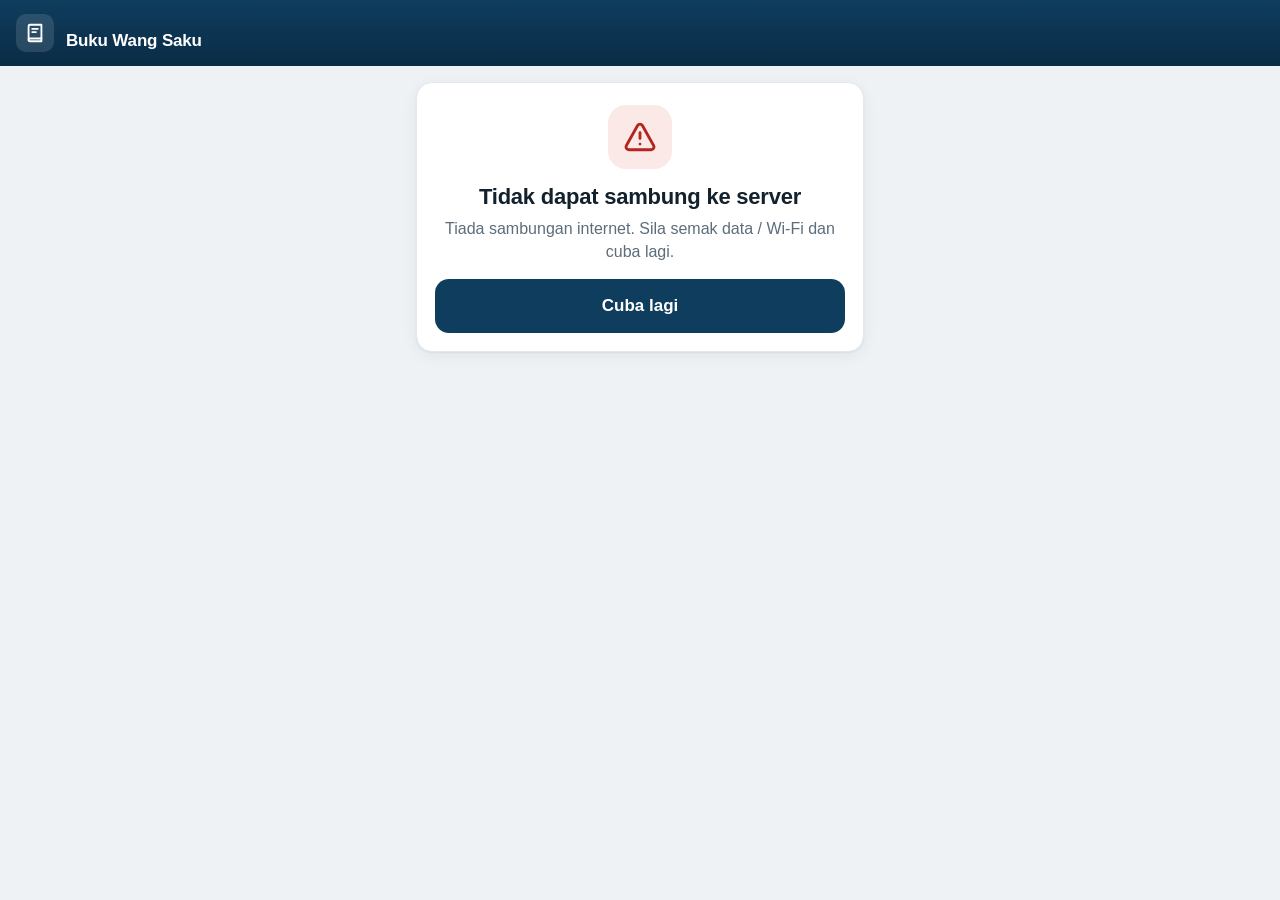
<file: index.html>
<!doctype html>
<html lang="ms">
<head>
  <meta charset="utf-8">
  <meta name="viewport" content="width=device-width, initial-scale=1, viewport-fit=cover">
  <meta name="theme-color" content="#0f3d5e">
  <meta name="mobile-web-app-capable" content="yes">
  <meta name="apple-mobile-web-app-capable" content="yes">
  <meta name="apple-mobile-web-app-status-bar-style" content="black-translucent">
  <meta name="apple-mobile-web-app-title" content="Wang Saku">
  <meta name="description" content="Buku Wang Saku Digital — rekod kehadiran dan jumlah wang dibawa, disahkan dengan cap jari.">
  <link rel="manifest" href="manifest.json">
  <link rel="icon" href="icons/icon-192.png">
  <link rel="apple-touch-icon" href="icons/icon-180.png">
  <link rel="stylesheet" href="style.css">
  <title>Buku Wang Saku</title>
</head>
<body>
  <!-- Ikon SVG dikongsi -->
  <svg width="0" height="0" style="position:absolute" aria-hidden="true">
    <symbol id="i-cap" viewBox="0 0 24 24" fill="none" stroke="currentColor" stroke-width="1.8" stroke-linecap="round" stroke-linejoin="round">
      <path d="M6.6 4.6A9 9 0 0 1 18.4 5"/><path d="M4.3 9.2A8.6 8.6 0 0 1 20.3 12c0 .9 0 1.8-.2 2.7"/>
      <path d="M4 13.2c.1 1.1 0 2.2-.3 3.3"/><path d="M7.2 10.4A5 5 0 0 1 17 12v1.6"/><path d="M7 14.2c0 1.5-.3 2.9-.9 4.2"/>
      <path d="M12 12v2.2a9 9 0 0 1-1.4 4.8"/><path d="M15.4 16.8c-.2 1.3-.6 2.5-1.1 3.6"/><path d="M9.6 21c.4-.6.7-1.2 1-1.9"/>
    </symbol>
    <symbol id="i-pin" viewBox="0 0 24 24" fill="none" stroke="currentColor" stroke-width="2" stroke-linecap="round" stroke-linejoin="round">
      <path d="M12 21s-7-6.2-7-11.5a7 7 0 0 1 14 0C19 14.8 12 21 12 21z"/><circle cx="12" cy="9.5" r="2.5"/>
    </symbol>
    <symbol id="i-cek" viewBox="0 0 24 24" fill="none" stroke="currentColor" stroke-width="2.6" stroke-linecap="round" stroke-linejoin="round">
      <path d="M5 12.5l4.5 4.5L19 7.5"/>
    </symbol>
    <symbol id="i-info" viewBox="0 0 24 24" fill="none" stroke="currentColor" stroke-width="2" stroke-linecap="round">
      <circle cx="12" cy="12" r="9"/><path d="M12 11v5M12 8h.01"/>
    </symbol>
    <symbol id="i-amaran" viewBox="0 0 24 24" fill="none" stroke="currentColor" stroke-width="2" stroke-linecap="round" stroke-linejoin="round">
      <path d="M10.3 3.9 2.4 18a2 2 0 0 0 1.7 3h15.8a2 2 0 0 0 1.7-3L13.7 3.9a2 2 0 0 0-3.4 0z"/><path d="M12 9v4M12 17h.01"/>
    </symbol>
    <symbol id="i-buku" viewBox="0 0 24 24" fill="none" stroke="currentColor" stroke-width="2" stroke-linecap="round" stroke-linejoin="round">
      <path d="M5 4.5A1.5 1.5 0 0 1 6.5 3H19v15H6.5A1.5 1.5 0 0 0 5 19.5z"/><path d="M5 19.5A1.5 1.5 0 0 0 6.5 21H19v-3"/><path d="M9 7.5h6M9 11h4"/>
    </symbol>
    <symbol id="i-kalendar" viewBox="0 0 24 24" fill="none" stroke="currentColor" stroke-width="2" stroke-linecap="round" stroke-linejoin="round">
      <rect x="3.5" y="5" width="17" height="15.5" rx="2.5"/><path d="M3.5 10h17M8 3v4M16 3v4M8 14h3"/>
    </symbol>
    <symbol id="i-menu" viewBox="0 0 24 24" fill="currentColor"><circle cx="5" cy="12" r="2"/><circle cx="12" cy="12" r="2"/><circle cx="19" cy="12" r="2"/></symbol>
    <symbol id="i-pasang" viewBox="0 0 24 24" fill="none" stroke="currentColor" stroke-width="2" stroke-linecap="round" stroke-linejoin="round">
      <rect x="6" y="2.5" width="12" height="19" rx="2.5"/><path d="M12 8v6M9 11l3 3 3-3"/>
    </symbol>
  </svg>

  <header class="topbar">
    <div class="brand">
      <span class="logo"><svg><use href="#i-buku"/></svg></span>
      <div style="min-width:0">
        <div class="brand-sub" id="jabatan">&nbsp;</div>
        <div class="brand-title">Buku Wang Saku</div>
      </div>
    </div>
    <button class="icon-btn" id="btnMenu" aria-label="Menu" hidden><svg><use href="#i-menu"/></svg></button>
  </header>
  <div class="demo" id="demoBanner" hidden>MOD DEMO · data contoh sahaja, tidak dihantar ke mana-mana</div>

  <main>
    <!-- Memuatkan -->
    <section class="view" id="v-muat">
      <div class="loading"><div><div class="spin big" style="margin:0 auto 14px"></div>Memuatkan…</div></div>
    </section>

    <!-- Ralat -->
    <section class="view" id="v-ralat" hidden>
      <div class="card center">
        <div class="big-ico bad"><svg><use href="#i-amaran"/></svg></div>
        <h1 id="ralatTajuk">Ralat</h1>
        <p class="muted" id="ralatMesej"></p>
        <button class="btn btn-pri mt" id="btnCubaLagi">Cuba lagi</button>
      </div>
    </section>

    <!-- Daftar telefon -->
    <section class="view" id="v-daftar" hidden>
      <div class="card" id="daftar1">
        <div class="big-ico"><svg><use href="#i-cap"/></svg></div>
        <h1>Daftar telefon anda</h1>
        <p class="muted">Sekali sahaja. Masukkan No. Pekerja dan Kod Daftar yang diberi oleh pentadbir.</p>
        <form id="fDaftar" autocomplete="off" novalidate>
          <label class="lbl" for="inId">No. Pekerja</label>
          <input class="input" id="inId" autocapitalize="characters" spellcheck="false" required>
          <label class="lbl" for="inKod">Kod Daftar</label>
          <input class="input kod" id="inKod" maxlength="6" autocapitalize="characters" spellcheck="false" required>
          <div class="err" id="errDaftar1" hidden></div>
          <button class="btn btn-pri mt" id="btnSemak" type="submit">Seterusnya</button>
        </form>
        <p class="small muted mt" id="demoKod" hidden>Mod demo: guna No. Pekerja <b>D001</b> dan Kod Daftar <b>DEMO01</b>.</p>
      </div>

      <div class="card" id="daftar2" hidden>
        <h1>Adakah ini anda?</h1>
        <div class="siapa"><div class="n" id="regNama"></div><div class="muted small" id="regId"></div></div>
        <p class="muted mt">Telefon akan minta <b>cap jari / Face ID</b>. Selepas ini, setiap pagi anda cuma perlu imbas cap jari dan isi jumlah wang.</p>
        <div class="err" id="errDaftar2" hidden></div>
        <button class="btn btn-pri mt" id="btnDaftarCap"><svg><use href="#i-cap"/></svg>Daftar cap jari</button>
        <button class="btn btn-link mt-s" id="btnBukanSaya">Bukan saya — kembali</button>
      </div>

      <div class="sep">atau</div>
      <div class="card">
        <h2>Pernah daftar di telefon ini?</h2>
        <p class="muted small">Jika data apps terpadam, log masuk semula dengan cap jari anda.</p>
        <div class="err" id="errLogMasuk" hidden></div>
        <button class="btn btn-ghost mt" id="btnLogMasuk"><svg><use href="#i-cap"/></svg>Log masuk dengan cap jari</button>
      </div>
    </section>

    <!-- Utama -->
    <section class="view" id="v-utama" hidden>
      <div class="greet">
        <div class="hi" id="salam">Selamat pagi,</div>
        <div class="nama" id="namaSaya"></div>
        <div class="id" id="idSaya"></div>
      </div>

      <div class="card jam">
        <div class="masa" id="jam">--:--:--</div>
        <div class="tarikh" id="tarikh"></div>
      </div>

      <div class="card kad-cuti" id="kadCuti" hidden>
        <div class="bulat"><svg><use href="#i-kalendar"/></svg></div>
        <div>
          <div class="t" id="cutiT"></div>
          <div class="muted small" id="cutiS"></div>
        </div>
      </div>

      <div class="card done" id="kadSiap" hidden>
        <div class="bulat"><svg><use href="#i-cek"/></svg></div>
        <div>
          <div class="t">Rekod hari ini sudah dihantar</div>
          <div class="muted small">Masa masuk <b class="tnum" id="siapMasa"></b>. Jumpa esok!</div>
        </div>
      </div>

      <div class="card" id="kadBorang" hidden>
        <div class="gps" id="gps">
          <div class="ico"><svg><use href="#i-pin"/></svg></div>
          <div style="min-width:0">
            <div class="t" id="gpsT">Mencari lokasi anda…</div>
            <div class="s" id="gpsS">Pastikan GPS / lokasi telefon dihidupkan.</div>
          </div>
          <div class="aksi" id="gpsAksi" hidden><button class="mini-btn" id="btnGps">Cuba lagi</button></div>
        </div>

        <label class="lbl" for="inWang" style="margin-top:18px">Jumlah wang yang dibawa hari ini</label>
        <div class="wang">
          <span>RM</span>
          <input id="inWang" inputmode="decimal" placeholder="0.00" autocomplete="off" enterkeyhint="done">
        </div>
        <div class="err" id="errWang" hidden></div>

        <button class="btn btn-pri mt" id="btnHantar" disabled><svg><use href="#i-cap"/></svg>Sahkan &amp; Hantar</button>
      </div>

      <div class="note" id="notaMasa">
        <svg><use href="#i-info"/></svg>
        <span>Masa masuk direkod mengikut <b>masa server</b>, bukan jam telefon. Rekod tidak boleh diubah selepas dihantar.</span>
      </div>

      <button class="btn btn-ghost" id="btnCuti"><svg><use href="#i-kalendar"/></svg>Tidak ke pejabat? Maklum cuti / kursus</button>

      <div class="card hint" id="kadPasang" hidden>
        <div class="big-ico" style="width:42px;height:42px;margin:0;border-radius:12px"><svg style="width:22px;height:22px"><use href="#i-pasang"/></svg></div>
        <div><b>Pasang di skrin utama</b><div class="muted small">Buka apps terus dari ikon setiap pagi.</div></div>
        <button class="mini-btn" id="btnCaraPasang" style="background:var(--navy-soft)">Cara</button>
        <button class="x" id="btnTutupPasang" aria-label="Tutup">×</button>
      </div>
    </section>

    <!-- Resit -->
    <section class="view" id="v-resit" hidden>
      <div class="card">
        <div class="resit-top">
          <div class="tick"><svg><use href="#i-cek"/></svg></div>
          <h1>Rekod diterima</h1>
          <p class="muted">Terima kasih. Rekod anda telah disimpan.</p>
        </div>
        <dl class="rows mt" id="resitRows"></dl>
      </div>
      <button class="btn btn-pri" id="btnSelesai">Selesai</button>
    </section>
  </main>

  <div id="lapisan"></div>

  <script src="config.js"></script>
  <script src="common.js"></script>
  <script src="app.js"></script>
</body>
</html>
</file>
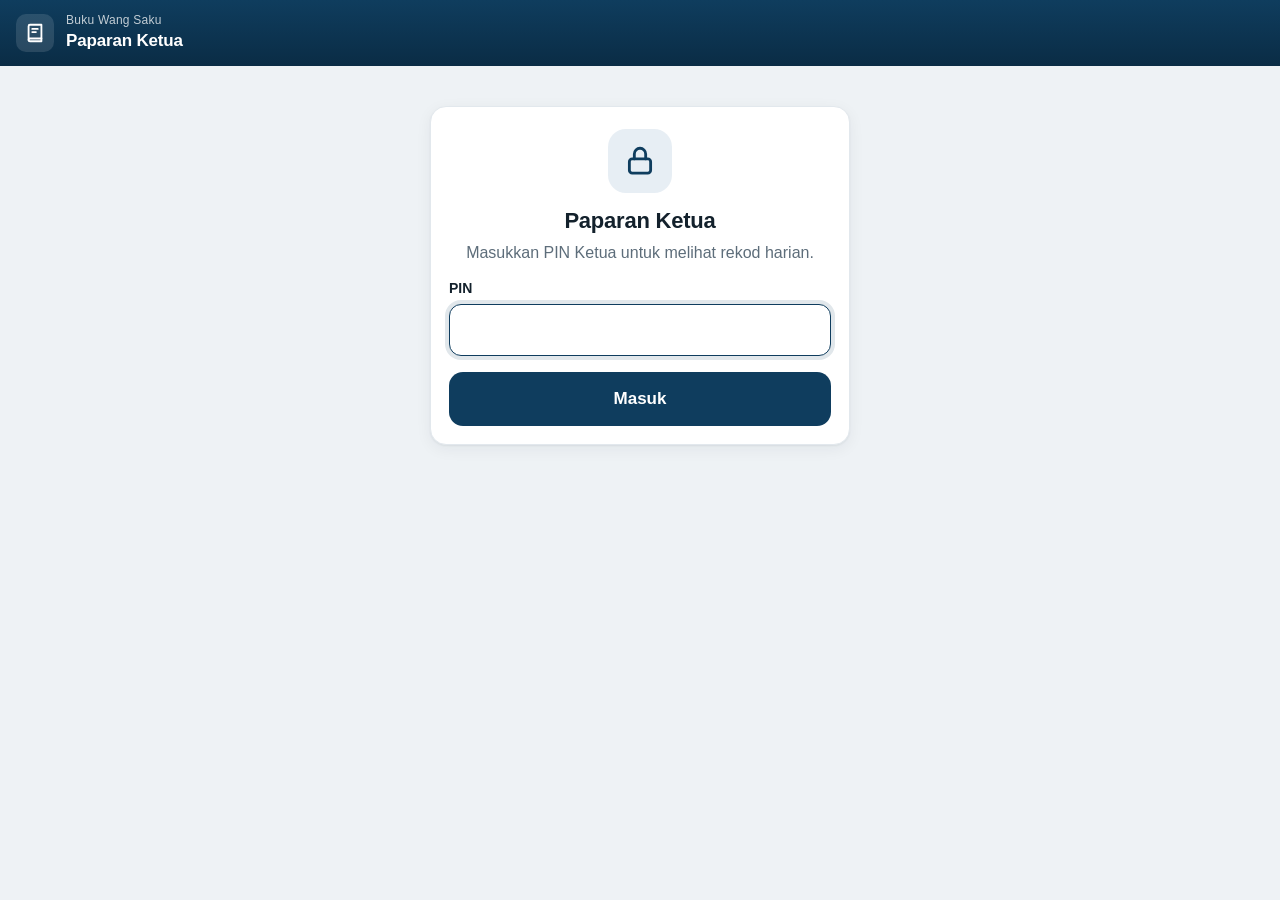
<file: admin.html>
<!doctype html>
<html lang="ms">
<head>
  <meta charset="utf-8">
  <meta name="viewport" content="width=device-width, initial-scale=1, viewport-fit=cover">
  <meta name="theme-color" content="#0f3d5e">
  <meta name="robots" content="noindex">
  <link rel="icon" href="icons/icon-192.png">
  <link rel="stylesheet" href="style.css">
  <link rel="stylesheet" href="admin.css">
  <title>Paparan Ketua · Buku Wang Saku</title>
</head>
<body>
  <svg width="0" height="0" style="position:absolute" aria-hidden="true">
    <symbol id="i-buku" viewBox="0 0 24 24" fill="none" stroke="currentColor" stroke-width="2" stroke-linecap="round" stroke-linejoin="round">
      <path d="M5 4.5A1.5 1.5 0 0 1 6.5 3H19v15H6.5A1.5 1.5 0 0 0 5 19.5z"/><path d="M5 19.5A1.5 1.5 0 0 0 6.5 21H19v-3"/><path d="M9 7.5h6M9 11h4"/>
    </symbol>
    <symbol id="i-cetak" viewBox="0 0 24 24" fill="none" stroke="currentColor" stroke-width="2" stroke-linecap="round" stroke-linejoin="round">
      <path d="M6 9V3h12v6"/><rect x="3" y="9" width="18" height="8" rx="2"/><path d="M6 14h12v7H6z"/>
    </symbol>
    <symbol id="i-muat" viewBox="0 0 24 24" fill="none" stroke="currentColor" stroke-width="2" stroke-linecap="round" stroke-linejoin="round">
      <path d="M20 11a8 8 0 1 0-2.3 5.7"/><path d="M20 4v7h-7"/>
    </symbol>
    <symbol id="i-kalendar" viewBox="0 0 24 24" fill="none" stroke="currentColor" stroke-width="2" stroke-linecap="round" stroke-linejoin="round">
      <rect x="3.5" y="5" width="17" height="15.5" rx="2.5"/><path d="M3.5 10h17M8 3v4M16 3v4M8 14h3"/>
    </symbol>
    <symbol id="i-kunci" viewBox="0 0 24 24" fill="none" stroke="currentColor" stroke-width="2" stroke-linecap="round" stroke-linejoin="round">
      <rect x="4.5" y="10.5" width="15" height="10" rx="2"/><path d="M8 10.5V7a4 4 0 0 1 8 0v3.5"/>
    </symbol>
  </svg>

  <header class="topbar">
    <div class="brand">
      <span class="logo"><svg><use href="#i-buku"/></svg></span>
      <div style="min-width:0">
        <div class="brand-sub" id="jabatan">Buku Wang Saku</div>
        <div class="brand-title">Paparan Ketua</div>
      </div>
    </div>
    <button class="icon-btn" id="btnKeluar" aria-label="Log keluar" title="Log keluar" hidden>
      <svg viewBox="0 0 24 24" fill="none" stroke="currentColor" stroke-width="2" stroke-linecap="round" stroke-linejoin="round"><path d="M15 4h3a2 2 0 0 1 2 2v12a2 2 0 0 1-2 2h-3"/><path d="M10 17l5-5-5-5M15 12H3"/></svg>
    </button>
  </header>
  <div class="demo" id="demoBanner" hidden>MOD DEMO · data contoh · PIN demo: 123456</div>

  <main class="lebar">
    <section class="view" id="v-login" hidden>
      <div class="card" style="max-width:420px;margin:24px auto 0;width:100%">
        <div class="big-ico"><svg><use href="#i-kunci"/></svg></div>
        <h1 class="center">Paparan Ketua</h1>
        <p class="muted center">Masukkan PIN Ketua untuk melihat rekod harian.</p>
        <form id="fLogin" autocomplete="off">
          <label class="lbl" for="inPin">PIN</label>
          <input class="input" id="inPin" type="password" inputmode="numeric" autocomplete="current-password" required>
          <div class="err" id="errLogin" hidden></div>
          <button class="btn btn-pri mt" id="btnLogin" type="submit">Masuk</button>
        </form>
      </div>
    </section>

    <section class="view" id="v-papan" hidden>
      <div class="toolbar">
        <div class="datenav">
          <button id="btnSebelum" aria-label="Hari sebelum">‹</button>
          <input type="date" id="inTarikh" aria-label="Tarikh">
          <button id="btnSelepas" aria-label="Hari selepas">›</button>
        </div>
        <button class="tb-btn" id="btnHariIni">Hari ini</button>
        <div class="spacer"></div>
        <button class="tb-btn" id="btnRekodCuti"><svg><use href="#i-kalendar"/></svg><span class="lbl-panjang">Rekod cuti</span><span class="lbl-pendek">Cuti</span></button>
        <button class="tb-btn" id="btnMuat"><svg><use href="#i-muat"/></svg><span class="lbl-panjang">Muat semula</span></button>
        <button class="tb-btn pri" id="btnCetak"><svg><use href="#i-cetak"/></svg>Cetak / PDF</button>
      </div>

      <div class="tajuk-hari">
        <h1 id="tajukHari">—</h1>
        <span class="muted small" id="dikemas"></span>
      </div>

      <div class="tiles">
        <div class="tile"><div class="k">Jumlah staf</div><div class="v" id="tStaf">–</div></div>
        <div class="tile ok"><div class="k">Sudah isi</div><div class="v" id="tSudah">–</div><div class="bar"><i id="tBar" style="width:0"></i></div></div>
        <div class="tile info"><div class="k">Cuti / Kursus</div><div class="v" id="tCuti">–</div></div>
        <div class="tile bad"><div class="k">Belum isi</div><div class="v" id="tBelum">–</div></div>
        <div class="tile warn"><div class="k">Lewat</div><div class="v" id="tLewat">–</div></div>
        <div class="tile duit"><div class="k">Jumlah wang dibawa</div><div class="v" id="tWang" style="font-size:24px">–</div></div>
      </div>

      <div class="tapis">
        <div class="seg" id="seg">
          <button data-t="semua" class="on">Semua</button>
          <button data-t="belum">Belum isi</button>
          <button data-t="sudah">Sudah isi</button>
          <button data-t="cuti">Cuti</button>
        </div>
        <input class="cari" id="inCari" type="search" placeholder="Cari nama / no. pekerja">
      </div>

      <div class="jadual-wrap">
        <table class="jadual">
          <thead><tr><th>Bil</th><th>Nama</th><th>Masa masuk</th><th class="r">Jumlah (RM)</th><th>Lokasi</th><th>Status</th></tr></thead>
          <tbody id="badan"></tbody>
        </table>
        <div class="kosong" id="kosong" hidden>Tiada rekod untuk paparan ini.</div>
      </div>
    </section>

    <section class="view" id="v-muat">
      <div class="loading"><div><div class="spin big" style="margin:0 auto 14px"></div>Memuatkan…</div></div>
    </section>
  </main>

  <div id="lapisan"></div>

  <!-- Versi cetakan (dijana oleh admin.js) -->
  <div id="cetak"></div>

  <script src="config.js"></script>
  <script src="common.js"></script>
  <script src="admin.js"></script>
</body>
</html>
</file>
<file: style.css>
:root {
  color-scheme: light;
  --navy: #0f3d5e;
  --navy-2: #0a2c45;
  --navy-soft: #e7eef4;
  --gold: #e0a526;
  --ink: #13212c;
  --muted: #5d6d7a;
  --faint: #8a98a3;
  --line: #e2e8ed;
  --bg: #eef2f5;
  --card: #ffffff;
  --ok: #17784f;
  --ok-bg: #e5f4ec;
  --warn: #9a6408;
  --warn-bg: #fcf1dc;
  --bad: #b3261e;
  --bad-bg: #fbe9e7;
  --info: #1d5a9e;
  --info-bg: #e9f1fb;
  --radius: 16px;
  --shadow: 0 1px 2px rgba(16, 38, 56, .06), 0 4px 16px rgba(16, 38, 56, .06);
  --font: -apple-system, BlinkMacSystemFont, "Segoe UI", Roboto, "Helvetica Neue", Arial, sans-serif;
}

* { box-sizing: border-box; }
html { -webkit-text-size-adjust: 100%; }
body {
  margin: 0; min-height: 100vh; min-height: 100dvh;
  background: var(--bg); color: var(--ink); font-family: var(--font);
  font-size: 16px; line-height: 1.45;
  -webkit-tap-highlight-color: transparent;
}
button, input, textarea, select { font: inherit; color: inherit; }
button { cursor: pointer; -webkit-user-select: none; user-select: none; touch-action: manipulation; }
[hidden] { display: none !important; }
.tnum { font-variant-numeric: tabular-nums; }

/* ---------- Bar atas ---------- */
.topbar {
  position: sticky; top: 0; z-index: 20;
  background: linear-gradient(180deg, var(--navy) 0%, var(--navy-2) 100%);
  color: #fff;
  padding: calc(env(safe-area-inset-top) + 12px) 16px 12px;
  display: flex; align-items: center; justify-content: space-between; gap: 12px;
}
.brand { display: flex; align-items: center; gap: 12px; min-width: 0; }
.logo {
  width: 38px; height: 38px; border-radius: 10px; flex: none;
  background: rgba(255, 255, 255, .12); display: grid; place-items: center;
}
.logo svg { width: 22px; height: 22px; }
.brand-sub { font-size: 12px; opacity: .75; white-space: nowrap; overflow: hidden; text-overflow: ellipsis; letter-spacing: .02em; }
.brand-title { font-weight: 700; font-size: 17px; letter-spacing: -.01em; }
.icon-btn {
  width: 40px; height: 40px; border-radius: 10px; border: 0; flex: none;
  background: rgba(255, 255, 255, .1); color: #fff; display: grid; place-items: center;
}
.icon-btn svg { width: 22px; height: 22px; }
.demo {
  background: var(--gold); color: #3a2800; text-align: center; font-size: 13px; font-weight: 600;
  padding: 6px 16px;
}

/* ---------- Susun atur ---------- */
main { max-width: 480px; margin: 0 auto; padding: 16px 16px calc(env(safe-area-inset-bottom) + 32px); }
.view { display: flex; flex-direction: column; gap: 14px; animation: masuk .25s ease-out; }
@keyframes masuk { from { opacity: 0; transform: translateY(6px); } to { opacity: 1; transform: none; } }
@media (prefers-reduced-motion: reduce) { .view { animation: none; } }

.card {
  background: var(--card); border: 1px solid var(--line); border-radius: var(--radius);
  box-shadow: var(--shadow); padding: 18px;
}
h1 { font-size: 22px; line-height: 1.25; margin: 0 0 6px; letter-spacing: -.01em; }
h2 { font-size: 17px; margin: 0 0 4px; }
p { margin: 0; }
.muted { color: var(--muted); }
.small { font-size: 13px; }
.center { text-align: center; }

/* ---------- Borang ---------- */
label.lbl { display: block; font-size: 14px; font-weight: 600; margin: 14px 0 6px; }
.input {
  width: 100%; height: 52px; padding: 0 14px; border-radius: 12px;
  border: 1.5px solid var(--line); background: #fbfcfd; font-size: 17px;
  outline: none; transition: border-color .15s, box-shadow .15s;
}
.input:focus { border-color: var(--navy); box-shadow: 0 0 0 4px rgba(15, 61, 94, .12); background: #fff; }
.input.kod { text-transform: uppercase; letter-spacing: .25em; font-weight: 600; font-family: ui-monospace, Menlo, Consolas, monospace; }

.wang {
  display: flex; align-items: center; gap: 8px; height: 68px; padding: 0 16px;
  border: 1.5px solid var(--line); border-radius: 14px; background: #fbfcfd;
  transition: border-color .15s, box-shadow .15s;
}
.wang:focus-within { border-color: var(--navy); box-shadow: 0 0 0 4px rgba(15, 61, 94, .12); background: #fff; }
.wang span { font-size: 20px; font-weight: 600; color: var(--muted); }
.wang input {
  flex: 1; min-width: 0; border: 0; outline: 0; background: transparent;
  font-size: 30px; font-weight: 700; font-variant-numeric: tabular-nums; letter-spacing: -.01em;
}
.wang input::placeholder { color: #c3ccd3; }

.btn {
  width: 100%; min-height: 54px; border-radius: 14px; border: 0; padding: 0 18px;
  display: flex; align-items: center; justify-content: center; gap: 10px;
  font-size: 17px; font-weight: 650; transition: transform .12s ease-out, background .15s, opacity .15s;
}
.btn:active:not(:disabled) { transform: scale(.98); }
.btn svg { width: 22px; height: 22px; flex: none; }
.btn-pri { background: var(--navy); color: #fff; }
.btn-pri:disabled { background: #b8c4ce; color: #f3f6f8; cursor: not-allowed; }
.btn-ghost { background: var(--navy-soft); color: var(--navy); }
.btn-link { background: none; min-height: 44px; color: var(--navy); font-weight: 600; font-size: 15px; }
.btn-ok { background: var(--ok); color: #fff; }
.mt { margin-top: 16px; }
.mt-s { margin-top: 8px; }

.err {
  background: var(--bad-bg); color: var(--bad); border-radius: 12px; padding: 10px 12px;
  font-size: 14px; margin-top: 12px;
}
.note {
  display: flex; gap: 10px; align-items: flex-start; font-size: 13px; color: var(--muted);
  padding: 0 4px;
}
.note svg { width: 16px; height: 16px; flex: none; margin-top: 2px; }

.spin {
  width: 18px; height: 18px; border-radius: 50%; flex: none;
  border: 2.5px solid currentColor; border-right-color: transparent;
  animation: pusing .8s linear infinite;
}
.spin.big { width: 36px; height: 36px; border-width: 3.5px; color: var(--navy); }
@keyframes pusing { to { transform: rotate(360deg); } }

/* ---------- Skrin utama ---------- */
.greet { padding: 2px 4px; }
.greet .hi { color: var(--muted); font-size: 14px; }
.greet .nama { font-size: 20px; font-weight: 700; letter-spacing: -.01em; }
.greet .id { color: var(--faint); font-size: 13px; }

.jam { text-align: center; padding: 20px 18px; }
.jam .masa { font-size: 46px; font-weight: 750; color: var(--navy); letter-spacing: -.02em; line-height: 1.1; font-variant-numeric: tabular-nums; }
.jam .tarikh { color: var(--muted); margin-top: 4px; font-size: 15px; }

.gps { display: flex; gap: 12px; align-items: flex-start; padding: 14px; border-radius: 14px; background: var(--navy-soft); }
.gps .ico { width: 36px; height: 36px; border-radius: 10px; display: grid; place-items: center; flex: none; background: #fff; color: var(--navy); }
.gps .ico svg { width: 20px; height: 20px; }
.gps .t { font-weight: 650; font-size: 15px; }
.gps .s { font-size: 13px; color: var(--muted); margin-top: 1px; }
.gps .aksi { margin-left: auto; }
.gps.ok { background: var(--ok-bg); } .gps.ok .ico { color: var(--ok); } .gps.ok .t { color: var(--ok); }
.gps.warn { background: var(--warn-bg); } .gps.warn .ico { color: var(--warn); } .gps.warn .t { color: var(--warn); }
.gps.bad { background: var(--bad-bg); } .gps.bad .ico { color: var(--bad); } .gps.bad .t { color: var(--bad); }
.mini-btn {
  border: 0; background: #fff; color: var(--navy); font-weight: 600; font-size: 13px;
  border-radius: 9px; padding: 7px 10px; white-space: nowrap;
}

.done { display: flex; gap: 14px; align-items: center; background: var(--ok-bg); border-color: #cfe9db; }
.done .bulat { width: 46px; height: 46px; border-radius: 50%; background: var(--ok); color: #fff; display: grid; place-items: center; flex: none; }
.done .bulat svg { width: 26px; height: 26px; }
.done .t { font-weight: 700; color: var(--ok); }

.kad-cuti { display: flex; gap: 14px; align-items: center; background: var(--info-bg); border-color: #cfdcf0; }
.kad-cuti .bulat { width: 46px; height: 46px; border-radius: 50%; background: var(--info); color: #fff; display: grid; place-items: center; flex: none; }
.kad-cuti .bulat svg { width: 24px; height: 24px; }
.kad-cuti .t { font-weight: 700; color: var(--info); }

.chips { display: flex; flex-wrap: wrap; gap: 8px; }
.chip {
  border: 1.5px solid var(--line); background: #fbfcfd; border-radius: 99px; padding: 9px 14px;
  font-size: 15px; font-weight: 600; color: var(--ink); transition: background .15s, border-color .15s, color .15s;
}
.chip.on { background: var(--navy); border-color: var(--navy); color: #fff; }
.dua { display: grid; grid-template-columns: 1fr 1fr; gap: 10px; }
.dua .lbl { margin-top: 14px; }
.input[type=date] { font-size: 16px; padding: 0 10px; min-width: 0; -webkit-appearance: none; appearance: none; }
textarea.input { height: auto; min-height: 76px; padding: 12px 14px; resize: vertical; font-size: 16px; line-height: 1.4; }

.hint { display: flex; gap: 12px; align-items: center; font-size: 14px; }
.hint .x { margin-left: auto; border: 0; background: none; color: var(--faint); font-size: 20px; width: 32px; height: 32px; flex: none; }

/* ---------- Resit ---------- */
.resit-top { text-align: center; padding: 8px 0 4px; }
.tick {
  width: 76px; height: 76px; border-radius: 50%; margin: 0 auto 12px;
  background: var(--ok); color: #fff; display: grid; place-items: center;
  box-shadow: 0 0 0 10px var(--ok-bg);
  animation: pop .35s cubic-bezier(.2, .9, .3, 1.2);
}
.tick svg { width: 40px; height: 40px; }
@keyframes pop { from { transform: scale(.6); opacity: 0; } to { transform: none; opacity: 1; } }
.rows { margin: 0; }
.rows div { display: flex; justify-content: space-between; gap: 16px; padding: 11px 0; border-bottom: 1px dashed var(--line); }
.rows div:last-child { border-bottom: 0; }
.rows dt { color: var(--muted); font-size: 14px; }
.rows dd { margin: 0; font-weight: 600; text-align: right; font-variant-numeric: tabular-nums; }
.pill { display: inline-block; padding: 2px 10px; border-radius: 99px; font-size: 13px; font-weight: 650; }
.pill.ok { background: var(--ok-bg); color: var(--ok); }
.pill.warn { background: var(--warn-bg); color: var(--warn); }
.pill.bad { background: var(--bad-bg); color: var(--bad); }
.pill.info { background: var(--info-bg); color: var(--info); }
.pill.mute { background: #eef1f4; color: var(--muted); }

/* ---------- Helaian bawah ---------- */
.backdrop { position: fixed; inset: 0; background: rgba(10, 26, 38, .45); z-index: 40; animation: pudar .2s ease-out; }
@keyframes pudar { from { opacity: 0; } }
.sheet {
  position: fixed; left: 0; right: 0; bottom: 0; z-index: 41;
  max-width: 520px; margin: 0 auto; background: #fff; border-radius: 22px 22px 0 0;
  padding: 10px 20px calc(env(safe-area-inset-bottom) + 20px);
  box-shadow: 0 -8px 40px rgba(10, 26, 38, .2);
  animation: naik .28s cubic-bezier(.2, .8, .2, 1);
  max-height: 90vh; overflow-y: auto;
}
@keyframes naik { from { transform: translateY(100%); } }
.grip { width: 40px; height: 5px; border-radius: 3px; background: #d5dce2; margin: 0 auto 14px; }
.amaran { display: flex; gap: 10px; background: var(--warn-bg); color: var(--warn); border-radius: 12px; padding: 10px 12px; font-size: 14px; margin-top: 12px; }
.amaran svg { width: 18px; height: 18px; flex: none; margin-top: 1px; }
.menu-item { width: 100%; text-align: left; border: 0; background: none; padding: 14px 4px; font-size: 16px; border-bottom: 1px solid var(--line); display: flex; gap: 12px; align-items: center; }
.menu-item:last-child { border-bottom: 0; }
.menu-item.bahaya { color: var(--bad); }
.langkah { margin: 8px 0 0; padding-left: 20px; }
.langkah li { margin: 6px 0; }

.toast {
  position: fixed; left: 50%; bottom: calc(env(safe-area-inset-bottom) + 24px); transform: translateX(-50%);
  background: var(--ink); color: #fff; padding: 10px 16px; border-radius: 12px; font-size: 14px;
  z-index: 60; max-width: calc(100% - 32px); box-shadow: 0 6px 24px rgba(0, 0, 0, .2);
  animation: naik2 .25s ease-out;
}
@keyframes naik2 { from { opacity: 0; transform: translate(-50%, 8px); } }

.loading { min-height: 60vh; display: grid; place-items: center; gap: 12px; text-align: center; color: var(--muted); }
.big-ico { width: 64px; height: 64px; border-radius: 18px; margin: 4px auto 14px; display: grid; place-items: center; background: var(--navy-soft); color: var(--navy); }
.big-ico svg { width: 34px; height: 34px; }
.big-ico.bad { background: var(--bad-bg); color: var(--bad); }
.sep { display: flex; align-items: center; gap: 12px; color: var(--faint); font-size: 13px; margin: 4px 0; }
.sep::before, .sep::after { content: ""; flex: 1; height: 1px; background: #d9e0e6; }
.siapa { text-align: center; padding: 14px; border-radius: 14px; background: var(--navy-soft); margin-top: 14px; }
.siapa .n { font-size: 20px; font-weight: 700; color: var(--navy); }
</file>
<file: admin.css>
/* Paparan Ketua — tambahan kepada style.css */
main.lebar { max-width: 1120px; }

.toolbar { display: flex; flex-wrap: wrap; gap: 10px; align-items: center; }
.datenav { display: flex; align-items: center; gap: 6px; background: #fff; border: 1px solid var(--line); border-radius: 12px; padding: 4px; }
.datenav button { width: 38px; height: 38px; border: 0; background: none; border-radius: 9px; font-size: 20px; color: var(--navy); }
.datenav button:hover { background: var(--navy-soft); }
.datenav input { border: 0; height: 38px; font-size: 15px; font-weight: 600; background: none; outline: 0; padding: 0 4px; }
.tb-btn {
  height: 46px; border-radius: 12px; border: 1px solid var(--line); background: #fff; padding: 0 14px;
  font-size: 14px; font-weight: 600; display: inline-flex; align-items: center; gap: 8px; color: var(--ink);
}
.tb-btn:hover { border-color: #c9d3db; }
.tb-btn.pri { background: var(--navy); color: #fff; border-color: var(--navy); }
.tb-btn svg { width: 18px; height: 18px; }
.spacer { flex: 1; }

.tajuk-hari { display: flex; flex-wrap: wrap; align-items: baseline; gap: 4px 12px; padding: 0 2px; }
.tajuk-hari h1 { margin: 0; }

.tiles { display: grid; grid-template-columns: repeat(5, minmax(0, 1fr)) minmax(0, 1.5fr); gap: 12px; }
.tile .v { white-space: nowrap; overflow: hidden; text-overflow: ellipsis; }
.tile { background: #fff; border: 1px solid var(--line); border-radius: 14px; padding: 14px 16px; box-shadow: var(--shadow); }
.tile .k { font-size: 13px; color: var(--muted); font-weight: 600; }
.tile .v { font-size: 28px; font-weight: 750; letter-spacing: -.02em; font-variant-numeric: tabular-nums; margin-top: 2px; }
.tile.info .v { color: var(--info); } .tile.ok .v { color: var(--ok); } .tile.bad .v { color: var(--bad); } .tile.warn .v { color: var(--warn); }
.tile .bar { height: 6px; border-radius: 3px; background: #edf1f4; margin-top: 8px; overflow: hidden; }
.tile .bar i { display: block; height: 100%; background: var(--ok); border-radius: 3px; transition: width .4s ease-out; }

.tapis { display: flex; flex-wrap: wrap; gap: 10px; align-items: center; }
.seg { display: inline-flex; background: #e3e9ee; border-radius: 11px; padding: 3px; }
.seg button { border: 0; background: none; border-radius: 9px; padding: 8px 14px; font-size: 14px; font-weight: 600; color: var(--muted); }
.seg button.on { background: #fff; color: var(--ink); box-shadow: 0 1px 3px rgba(0, 0, 0, .1); }
.cari { flex: 1; min-width: 180px; max-width: 320px; height: 42px; border-radius: 11px; border: 1px solid var(--line); padding: 0 12px; font-size: 15px; background: #fff; outline: 0; }
.cari:focus { border-color: var(--navy); }

.jadual-wrap { background: #fff; border: 1px solid var(--line); border-radius: 14px; box-shadow: var(--shadow); overflow: hidden; }
table.jadual { width: 100%; border-collapse: collapse; font-size: 14px; }
.jadual th { text-align: left; font-size: 12px; text-transform: uppercase; letter-spacing: .04em; color: var(--muted); background: #f6f8fa; padding: 10px 14px; border-bottom: 1px solid var(--line); white-space: nowrap; }
.jadual td { padding: 11px 14px; border-bottom: 1px solid #eef1f4; vertical-align: middle; }
.jadual tr:last-child td { border-bottom: 0; }
.jadual tr.belum td { background: #fffafa; }
.jadual tr.cuti td { background: #f7faff; }
.jadual td.lok.ada { font-size: 13px; max-width: 320px; }
.batal { border: 0; background: none; color: var(--bad); font-size: 12px; font-weight: 600; margin-left: 6px; padding: 2px 4px; cursor: pointer; text-decoration: underline; }
select.input { -webkit-appearance: none; appearance: none; padding-right: 36px;
  background: #fbfcfd url("data:image/svg+xml,%3Csvg xmlns='http://www.w3.org/2000/svg' width='12' height='8'%3E%3Cpath d='M1 1l5 5 5-5' fill='none' stroke='%235d6d7a' stroke-width='2'/%3E%3C/svg%3E") no-repeat right 14px center; font-size: 16px; }
.tb-btn .lbl-pendek { display: none; }
.jadual .r { text-align: right; font-variant-numeric: tabular-nums; }
.jadual .nm { font-weight: 600; }
.jadual .sub { color: var(--faint); font-size: 12px; }
.jadual .masa { font-variant-numeric: tabular-nums; font-weight: 600; }
.kosong { padding: 40px 16px; text-align: center; color: var(--muted); }
.tag { display: inline-block; font-size: 11px; font-weight: 600; color: var(--muted); background: #eef1f4; border-radius: 6px; padding: 1px 6px; margin-left: 6px; }

@media (max-width: 960px) { .tiles { grid-template-columns: repeat(3, minmax(0, 1fr)); } }
@media (max-width: 640px) {
  .tiles { grid-template-columns: repeat(2, 1fr); }
  .tb-btn .lbl-panjang { display: none; }
  .tb-btn .lbl-pendek { display: inline; }
  .jadual tr.cuti { background: #f7faff; }
  .jadual tr.cuti td { background: none; }
  .jadual td.lok.ada { display: block; grid-column: 1 / span 2; color: var(--muted); max-width: none; margin-top: 4px; }
  .jadual thead { display: none; }
  .jadual, .jadual tbody, .jadual tr, .jadual td { display: block; width: 100%; }
  .jadual tr { display: grid; grid-template-columns: 1fr auto; gap: 2px 12px; padding: 12px 14px; border-bottom: 1px solid #eef1f4; }
  .jadual td { padding: 0; border: 0; }
  .jadual tr.belum td { background: none; }
  .jadual tr.belum { background: #fffafa; }
  .jadual td.bil, .jadual td.lok { display: none; }
  .jadual td.nmc { grid-column: 1; grid-row: 1 / span 2; }
  .jadual td.masac { grid-column: 2; text-align: right; }
  .jadual td.jml { grid-column: 2; text-align: right; }
  .jadual td.st { grid-column: 1 / span 2; margin-top: 6px; }
  .jadual td.jml:empty, .jadual td.masac:empty { display: none; }
}

/* ---------- Cetakan / PDF ---------- */
#cetak { display: none; }
@media print {
  @page { size: A4 portrait; margin: 14mm 12mm; }
  body { background: #fff; }
  .topbar, .demo, main, #lapisan, .toast { display: none !important; }
  #cetak { display: block; color: #000; font-size: 11px; }
  #cetak h1 { font-size: 16px; margin: 0; text-transform: uppercase; letter-spacing: .02em; }
  #cetak .kop { border-bottom: 2px solid #000; padding-bottom: 8px; margin-bottom: 10px; display: flex; justify-content: space-between; align-items: flex-end; gap: 16px; }
  #cetak .kop .j { font-size: 12px; font-weight: 700; }
  #cetak .ring { display: flex; gap: 18px; margin: 6px 0 10px; font-size: 11px; }
  #cetak table { width: 100%; border-collapse: collapse; }
  #cetak th, #cetak td { border: 1px solid #555; padding: 4px 6px; text-align: left; }
  #cetak th { background: #e8e8e8 !important; -webkit-print-color-adjust: exact; print-color-adjust: exact; font-size: 10px; text-transform: uppercase; }
  #cetak td.r { text-align: right; }
  #cetak tr { page-break-inside: avoid; }
  #cetak .ttd { display: flex; justify-content: space-between; gap: 40px; margin-top: 28px; page-break-inside: avoid; }
  #cetak .ttd div { flex: 1; }
  #cetak .garis { border-bottom: 1px solid #000; height: 36px; margin-bottom: 4px; }
  #cetak .kaki { margin-top: 14px; font-size: 9px; color: #444; }
}
</file>
